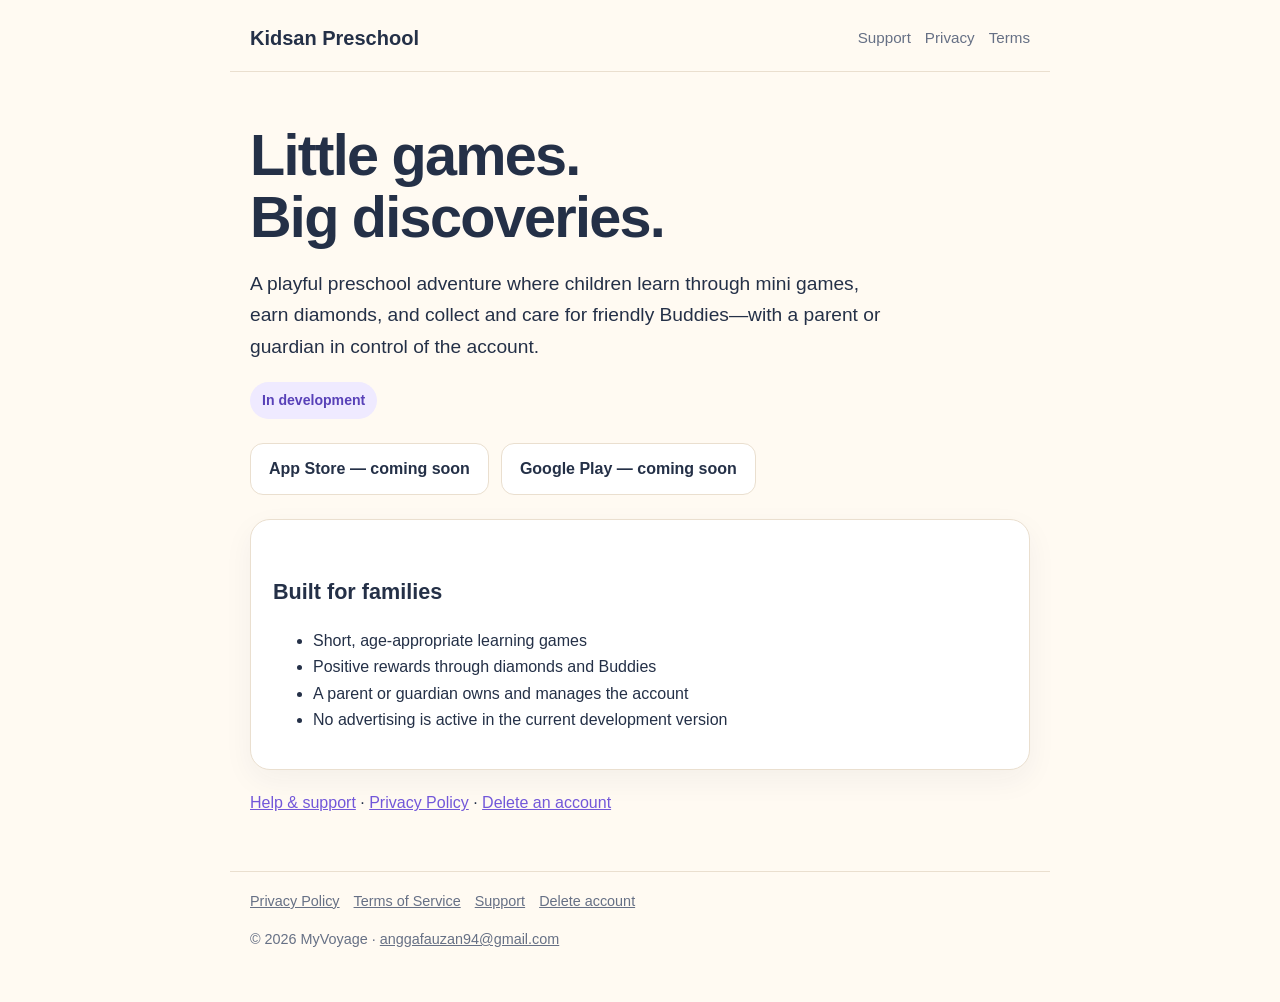
<file: index.html>
<!doctype html>
<html lang="en">
<head>
<meta charset="utf-8">
<meta name="viewport" content="width=device-width,initial-scale=1">
<title>Kidsan Preschool</title>
<meta name="description" content="Play, learn, earn diamonds, and care for your Buddies.">
<link rel="stylesheet" href="style.css">
</head>
<body>
<header><a class="brand" href="index.html">Kidsan Preschool</a><nav><a href="support.html">Support</a><a href="privacy.html">Privacy</a><a href="terms.html">Terms</a></nav></header>
<main>
<h1>Little games.<br>Big discoveries.</h1>
<p class="lead">A playful preschool adventure where children learn through mini games, earn diamonds, and collect and care for friendly Buddies—with a parent or guardian in control of the account.</p>
<p><span class="pill">In development</span></p>
<div class="badges"><span class="badge">App Store — coming soon</span><span class="badge">Google Play — coming soon</span></div>
<section class="card"><h2>Built for families</h2><ul><li>Short, age-appropriate learning games</li><li>Positive rewards through diamonds and Buddies</li><li>A parent or guardian owns and manages the account</li><li>No advertising is active in the current development version</li></ul></section>
<p><a href="support.html">Help &amp; support</a> · <a href="privacy.html">Privacy Policy</a> · <a href="delete-account.html">Delete an account</a></p>
</main>
<footer><a href="privacy.html">Privacy Policy</a><a href="terms.html">Terms of Service</a><a href="support.html">Support</a><a href="delete-account.html">Delete account</a><p>© 2026 MyVoyage · <a href="mailto:anggafauzan94@gmail.com">anggafauzan94@gmail.com</a></p></footer>
</body>
</html>
</file>
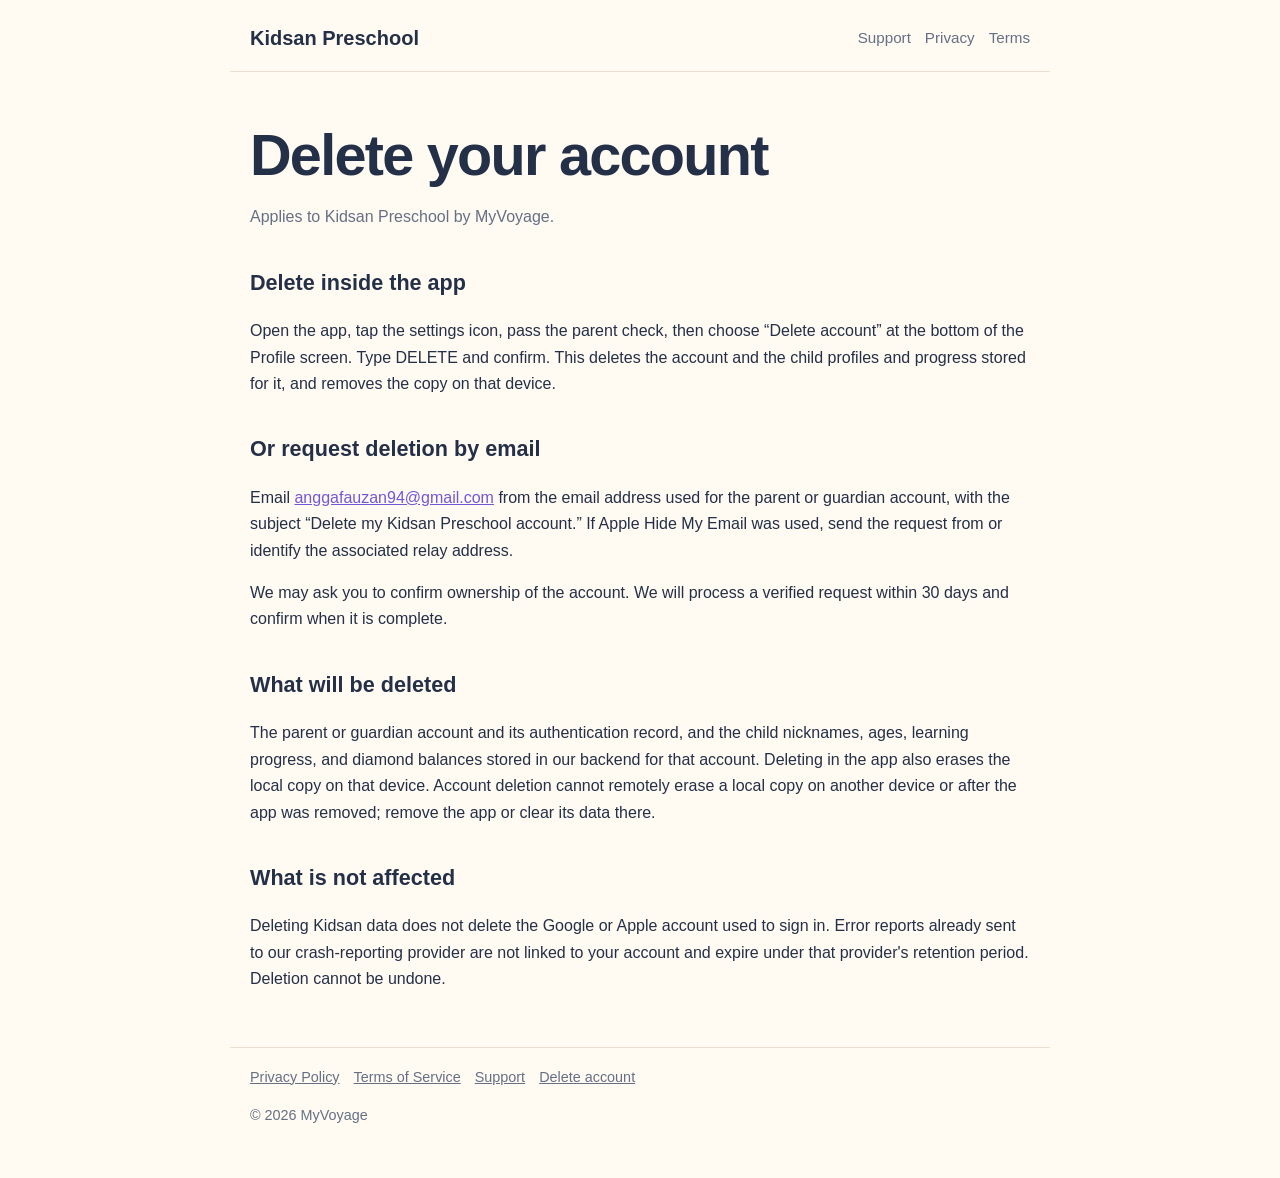
<file: delete-account.html>
<!doctype html>
<html lang="en">
<head><meta charset="utf-8"><meta name="viewport" content="width=device-width,initial-scale=1"><title>Delete Account — Kidsan Preschool</title><meta name="description" content="Request deletion of a Kidsan Preschool account."><link rel="stylesheet" href="style.css"></head>
<body><header><a class="brand" href="index.html">Kidsan Preschool</a><nav><a href="support.html">Support</a><a href="privacy.html">Privacy</a><a href="terms.html">Terms</a></nav></header>
<main><h1>Delete your account</h1><p class="muted">Applies to Kidsan Preschool by MyVoyage.</p>
<h2>Delete inside the app</h2><p>Open the app, tap the settings icon, pass the parent check, then choose “Delete account” at the bottom of the Profile screen. Type DELETE and confirm. This deletes the account and the child profiles and progress stored for it, and removes the copy on that device.</p>
<h2>Or request deletion by email</h2><p>Email <a href="mailto:anggafauzan94@gmail.com?subject=Delete%20my%20Kidsan%20Preschool%20account">anggafauzan94@gmail.com</a> from the email address used for the parent or guardian account, with the subject “Delete my Kidsan Preschool account.” If Apple Hide My Email was used, send the request from or identify the associated relay address.</p>
<p>We may ask you to confirm ownership of the account. We will process a verified request within 30 days and confirm when it is complete.</p>
<h2>What will be deleted</h2><p>The parent or guardian account and its authentication record, and the child nicknames, ages, learning progress, and diamond balances stored in our backend for that account. Deleting in the app also erases the local copy on that device. Account deletion cannot remotely erase a local copy on another device or after the app was removed; remove the app or clear its data there.</p>
<h2>What is not affected</h2><p>Deleting Kidsan data does not delete the Google or Apple account used to sign in. Error reports already sent to our crash-reporting provider are not linked to your account and expire under that provider's retention period. Deletion cannot be undone.</p></main>
<footer><a href="privacy.html">Privacy Policy</a><a href="terms.html">Terms of Service</a><a href="support.html">Support</a><a href="delete-account.html">Delete account</a><p>© 2026 MyVoyage</p></footer></body></html>
</file>
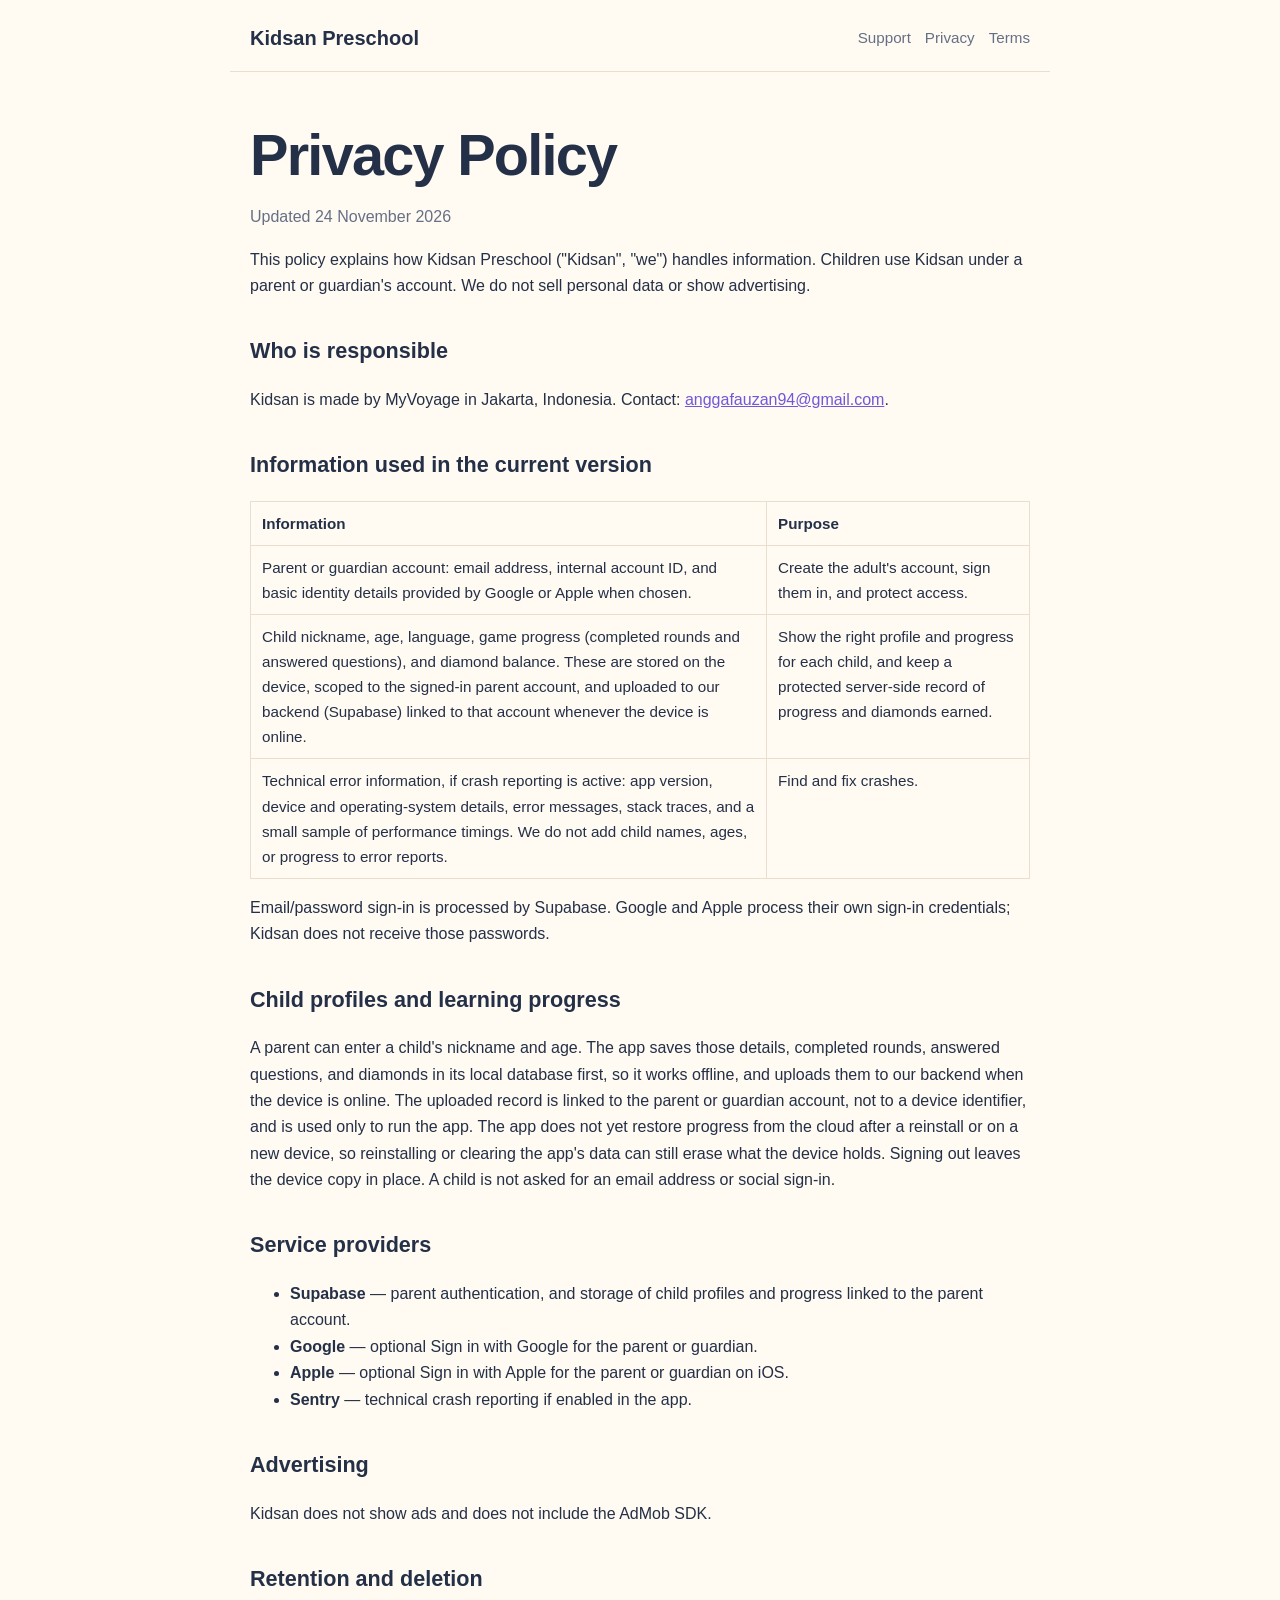
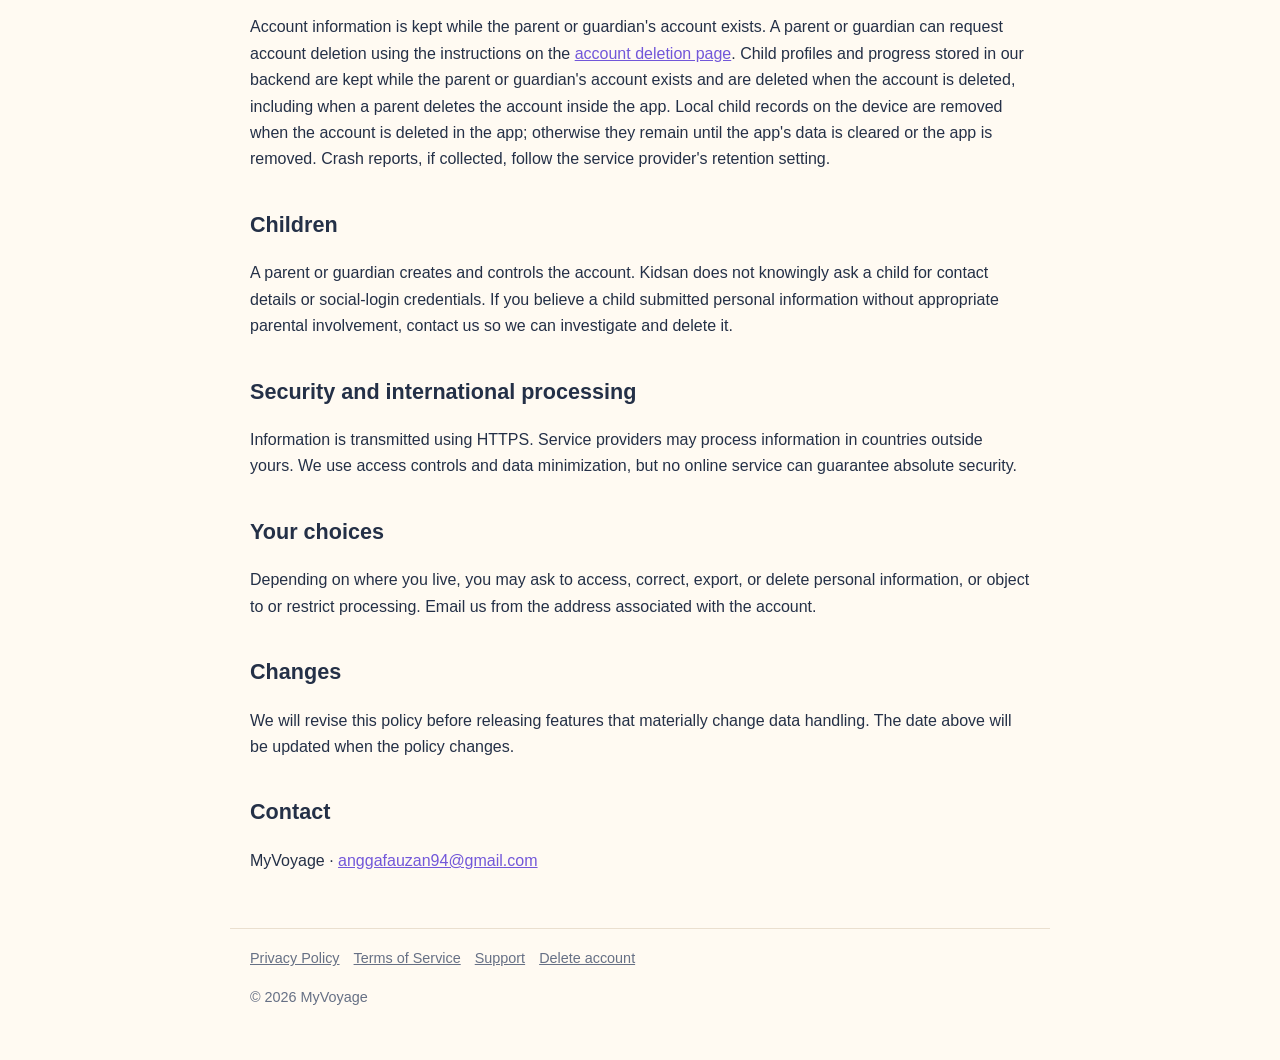
<file: privacy.html>
<!doctype html>
<html lang="en">
<head><meta charset="utf-8"><meta name="viewport" content="width=device-width,initial-scale=1"><title>Privacy Policy — Kidsan Preschool</title><meta name="description" content="How Kidsan Preschool handles family data."><link rel="stylesheet" href="style.css"></head>
<body>
<header><a class="brand" href="index.html">Kidsan Preschool</a><nav><a href="support.html">Support</a><a href="privacy.html">Privacy</a><a href="terms.html">Terms</a></nav></header>
<main>
<h1>Privacy Policy</h1><p class="muted">Updated 24 November 2026</p>
<p>This policy explains how Kidsan Preschool ("Kidsan", "we") handles information. Children use Kidsan under a parent or guardian's account. We do not sell personal data or show advertising.</p>
<h2>Who is responsible</h2><p>Kidsan is made by MyVoyage in Jakarta, Indonesia. Contact: <a href="mailto:anggafauzan94@gmail.com">anggafauzan94@gmail.com</a>.</p>
<h2>Information used in the current version</h2>
<table><tr><th>Information</th><th>Purpose</th></tr><tr><td>Parent or guardian account: email address, internal account ID, and basic identity details provided by Google or Apple when chosen.</td><td>Create the adult's account, sign them in, and protect access.</td></tr><tr><td>Child nickname, age, language, game progress (completed rounds and answered questions), and diamond balance. These are stored on the device, scoped to the signed-in parent account, and uploaded to our backend (Supabase) linked to that account whenever the device is online.</td><td>Show the right profile and progress for each child, and keep a protected server-side record of progress and diamonds earned.</td></tr><tr><td>Technical error information, if crash reporting is active: app version, device and operating-system details, error messages, stack traces, and a small sample of performance timings. We do not add child names, ages, or progress to error reports.</td><td>Find and fix crashes.</td></tr></table>
<p>Email/password sign-in is processed by Supabase. Google and Apple process their own sign-in credentials; Kidsan does not receive those passwords.</p>
<h2>Child profiles and learning progress</h2><p>A parent can enter a child's nickname and age. The app saves those details, completed rounds, answered questions, and diamonds in its local database first, so it works offline, and uploads them to our backend when the device is online. The uploaded record is linked to the parent or guardian account, not to a device identifier, and is used only to run the app. The app does not yet restore progress from the cloud after a reinstall or on a new device, so reinstalling or clearing the app's data can still erase what the device holds. Signing out leaves the device copy in place. A child is not asked for an email address or social sign-in.</p>
<h2>Service providers</h2><ul><li><strong>Supabase</strong> — parent authentication, and storage of child profiles and progress linked to the parent account.</li><li><strong>Google</strong> — optional Sign in with Google for the parent or guardian.</li><li><strong>Apple</strong> — optional Sign in with Apple for the parent or guardian on iOS.</li><li><strong>Sentry</strong> — technical crash reporting if enabled in the app.</li></ul>
<h2>Advertising</h2><p>Kidsan does not show ads and does not include the AdMob SDK.</p>
<h2>Retention and deletion</h2><p>Account information is kept while the parent or guardian's account exists. A parent or guardian can request account deletion using the instructions on the <a href="delete-account.html">account deletion page</a>. Child profiles and progress stored in our backend are kept while the parent or guardian's account exists and are deleted when the account is deleted, including when a parent deletes the account inside the app. Local child records on the device are removed when the account is deleted in the app; otherwise they remain until the app's data is cleared or the app is removed. Crash reports, if collected, follow the service provider's retention setting.</p>
<h2>Children</h2><p>A parent or guardian creates and controls the account. Kidsan does not knowingly ask a child for contact details or social-login credentials. If you believe a child submitted personal information without appropriate parental involvement, contact us so we can investigate and delete it.</p>
<h2>Security and international processing</h2><p>Information is transmitted using HTTPS. Service providers may process information in countries outside yours. We use access controls and data minimization, but no online service can guarantee absolute security.</p>
<h2>Your choices</h2><p>Depending on where you live, you may ask to access, correct, export, or delete personal information, or object to or restrict processing. Email us from the address associated with the account.</p>
<h2>Changes</h2><p>We will revise this policy before releasing features that materially change data handling. The date above will be updated when the policy changes.</p>
<h2>Contact</h2><p>MyVoyage · <a href="mailto:anggafauzan94@gmail.com">anggafauzan94@gmail.com</a></p>
</main>
<footer><a href="privacy.html">Privacy Policy</a><a href="terms.html">Terms of Service</a><a href="support.html">Support</a><a href="delete-account.html">Delete account</a><p>© 2026 MyVoyage</p></footer>
</body></html>
</file>
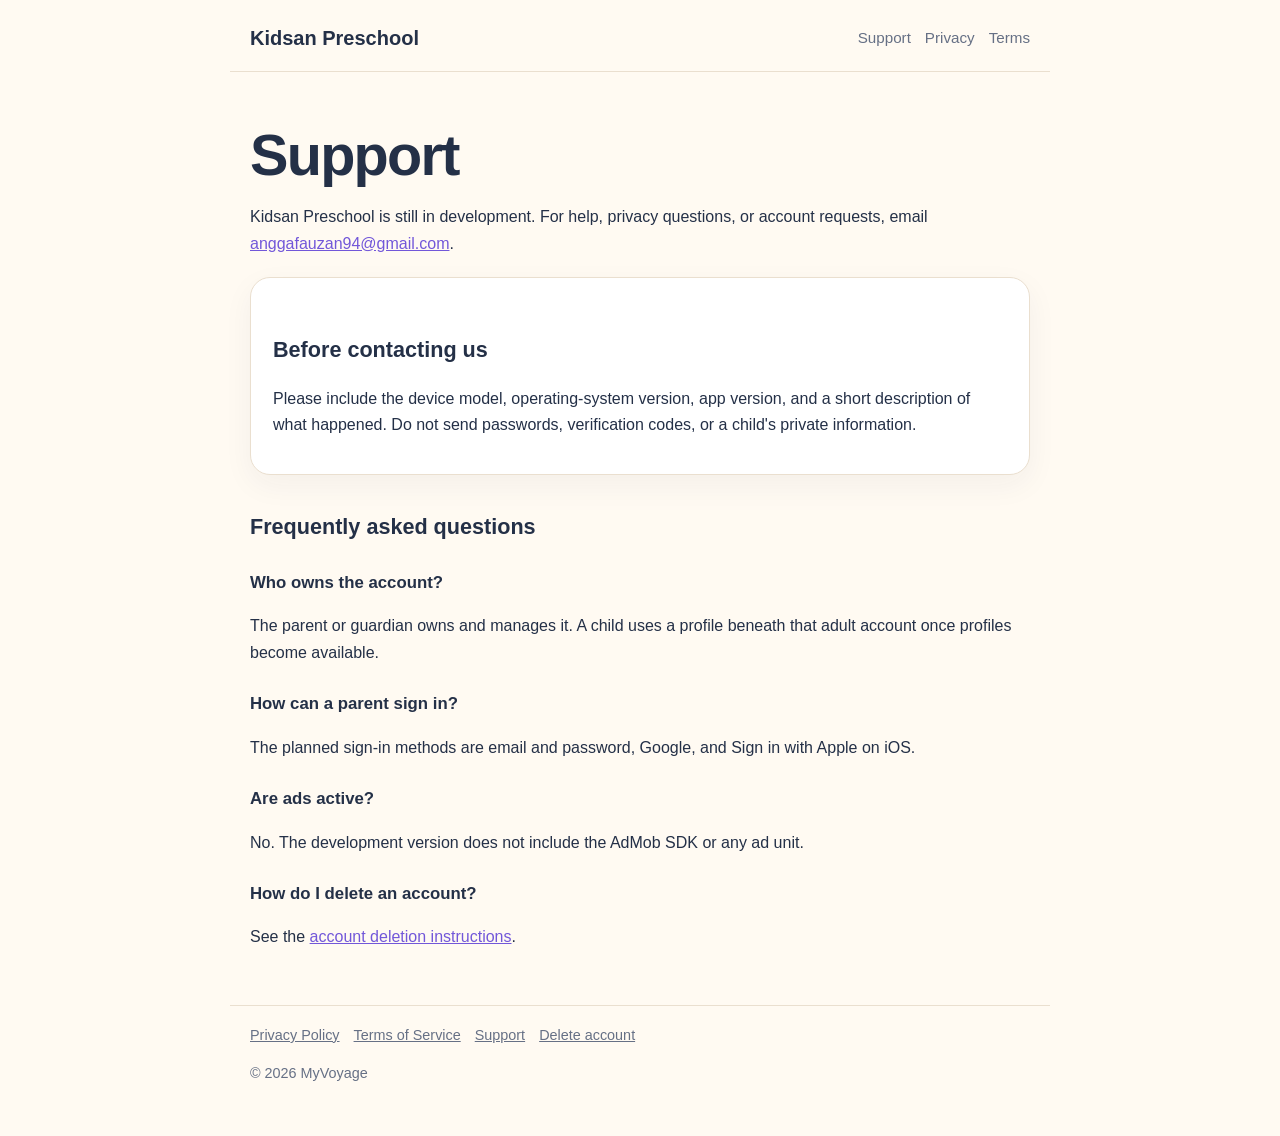
<file: support.html>
<!doctype html>
<html lang="en">
<head><meta charset="utf-8"><meta name="viewport" content="width=device-width,initial-scale=1"><title>Support — Kidsan Preschool</title><meta name="description" content="Help and contact for Kidsan Preschool."><link rel="stylesheet" href="style.css"></head>
<body><header><a class="brand" href="index.html">Kidsan Preschool</a><nav><a href="support.html">Support</a><a href="privacy.html">Privacy</a><a href="terms.html">Terms</a></nav></header>
<main><h1>Support</h1><p>Kidsan Preschool is still in development. For help, privacy questions, or account requests, email <a href="mailto:anggafauzan94@gmail.com">anggafauzan94@gmail.com</a>.</p>
<section class="card"><h2>Before contacting us</h2><p>Please include the device model, operating-system version, app version, and a short description of what happened. Do not send passwords, verification codes, or a child's private information.</p></section>
<h2>Frequently asked questions</h2><h3>Who owns the account?</h3><p>The parent or guardian owns and manages it. A child uses a profile beneath that adult account once profiles become available.</p>
<h3>How can a parent sign in?</h3><p>The planned sign-in methods are email and password, Google, and Sign in with Apple on iOS.</p>
<h3>Are ads active?</h3><p>No. The development version does not include the AdMob SDK or any ad unit.</p>
<h3>How do I delete an account?</h3><p>See the <a href="delete-account.html">account deletion instructions</a>.</p></main>
<footer><a href="privacy.html">Privacy Policy</a><a href="terms.html">Terms of Service</a><a href="support.html">Support</a><a href="delete-account.html">Delete account</a><p>© 2026 MyVoyage</p></footer></body></html>
</file>
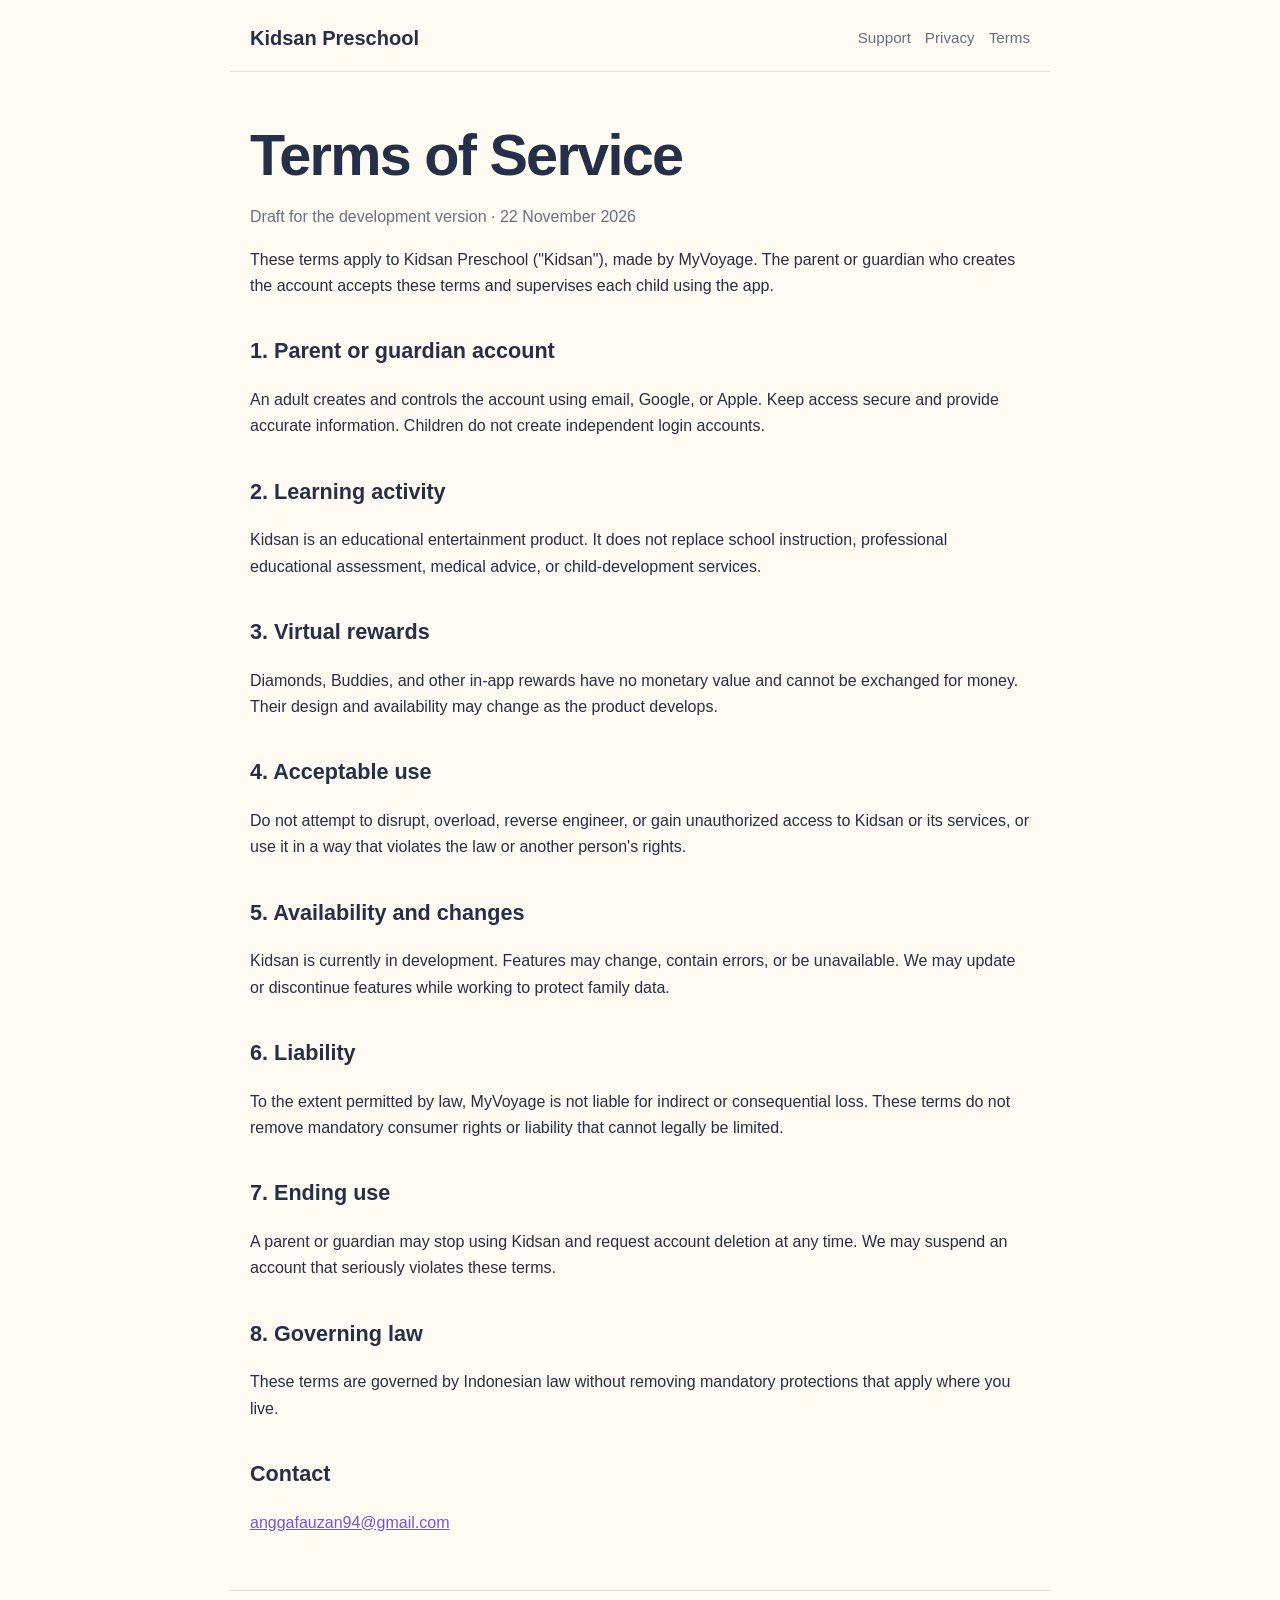
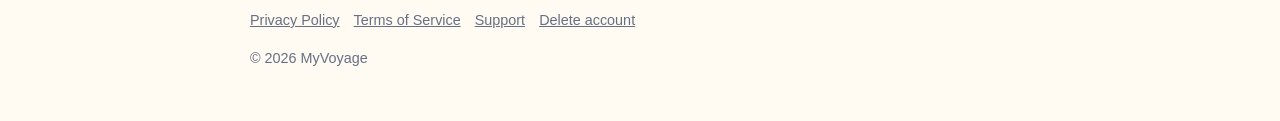
<file: terms.html>
<!doctype html>
<html lang="en">
<head><meta charset="utf-8"><meta name="viewport" content="width=device-width,initial-scale=1"><title>Terms of Service — Kidsan Preschool</title><meta name="description" content="Terms for Kidsan Preschool."><link rel="stylesheet" href="style.css"></head>
<body><header><a class="brand" href="index.html">Kidsan Preschool</a><nav><a href="support.html">Support</a><a href="privacy.html">Privacy</a><a href="terms.html">Terms</a></nav></header>
<main><h1>Terms of Service</h1><p class="muted">Draft for the development version · 22 November 2026</p>
<p>These terms apply to Kidsan Preschool ("Kidsan"), made by MyVoyage. The parent or guardian who creates the account accepts these terms and supervises each child using the app.</p>
<h2>1. Parent or guardian account</h2><p>An adult creates and controls the account using email, Google, or Apple. Keep access secure and provide accurate information. Children do not create independent login accounts.</p>
<h2>2. Learning activity</h2><p>Kidsan is an educational entertainment product. It does not replace school instruction, professional educational assessment, medical advice, or child-development services.</p>
<h2>3. Virtual rewards</h2><p>Diamonds, Buddies, and other in-app rewards have no monetary value and cannot be exchanged for money. Their design and availability may change as the product develops.</p>
<h2>4. Acceptable use</h2><p>Do not attempt to disrupt, overload, reverse engineer, or gain unauthorized access to Kidsan or its services, or use it in a way that violates the law or another person's rights.</p>
<h2>5. Availability and changes</h2><p>Kidsan is currently in development. Features may change, contain errors, or be unavailable. We may update or discontinue features while working to protect family data.</p>
<h2>6. Liability</h2><p>To the extent permitted by law, MyVoyage is not liable for indirect or consequential loss. These terms do not remove mandatory consumer rights or liability that cannot legally be limited.</p>
<h2>7. Ending use</h2><p>A parent or guardian may stop using Kidsan and request account deletion at any time. We may suspend an account that seriously violates these terms.</p>
<h2>8. Governing law</h2><p>These terms are governed by Indonesian law without removing mandatory protections that apply where you live.</p>
<h2>Contact</h2><p><a href="mailto:anggafauzan94@gmail.com">anggafauzan94@gmail.com</a></p></main>
<footer><a href="privacy.html">Privacy Policy</a><a href="terms.html">Terms of Service</a><a href="support.html">Support</a><a href="delete-account.html">Delete account</a><p>© 2026 MyVoyage</p></footer></body></html>
</file>
<file: style.css>
:root{--bg:#fffaf2;--fg:#243047;--muted:#667085;--line:#eadfcf;--accent:#7257d9;--accent2:#ffb547;--card:#ffffff}
*{box-sizing:border-box}
body{margin:0;background:var(--bg);color:var(--fg);font:16px/1.65 -apple-system,BlinkMacSystemFont,"Segoe UI",sans-serif}
main,header,footer{max-width:820px;margin:0 auto;padding-left:20px;padding-right:20px}
header{display:flex;flex-wrap:wrap;gap:14px;align-items:center;justify-content:space-between;padding-top:22px;padding-bottom:16px;border-bottom:1px solid var(--line)}
.brand{font-weight:800;font-size:1.25rem;color:var(--fg);text-decoration:none}
nav a{margin-left:14px;color:var(--muted);text-decoration:none;font-size:.95rem}
nav a:first-child{margin-left:0}
a{color:var(--accent)}
h1{font-size:clamp(2rem,7vw,3.6rem);line-height:1.08;margin:52px 0 18px;letter-spacing:-.03em}
h2{font-size:1.35rem;margin-top:34px}
h3{font-size:1.05rem;margin-top:24px}
.lead{font-size:1.2rem;max-width:650px}
.muted{color:var(--muted)}
.card{background:var(--card);border:1px solid var(--line);border-radius:20px;padding:20px 22px;margin:20px 0;box-shadow:0 10px 30px rgba(36,48,71,.05)}
.pill{display:inline-block;padding:7px 12px;border-radius:999px;background:#efeaff;color:#5841b8;font-weight:700;font-size:.88rem}
.badges{display:flex;flex-wrap:wrap;gap:12px;margin:24px 0}
.badge{display:inline-block;padding:12px 18px;border-radius:13px;border:1px solid var(--line);background:var(--card);color:var(--fg);text-decoration:none;font-weight:700}
table{border-collapse:collapse;width:100%;font-size:.95rem;display:block;overflow-x:auto}
th,td{border:1px solid var(--line);padding:9px 11px;text-align:left;vertical-align:top}
footer{margin-top:54px;padding-top:18px;padding-bottom:36px;border-top:1px solid var(--line);font-size:.9rem;color:var(--muted)}
footer a{color:var(--muted);margin-right:14px}
@media(max-width:560px){nav{width:100%}nav a{margin-left:10px}h1{margin-top:38px}}
</file>
